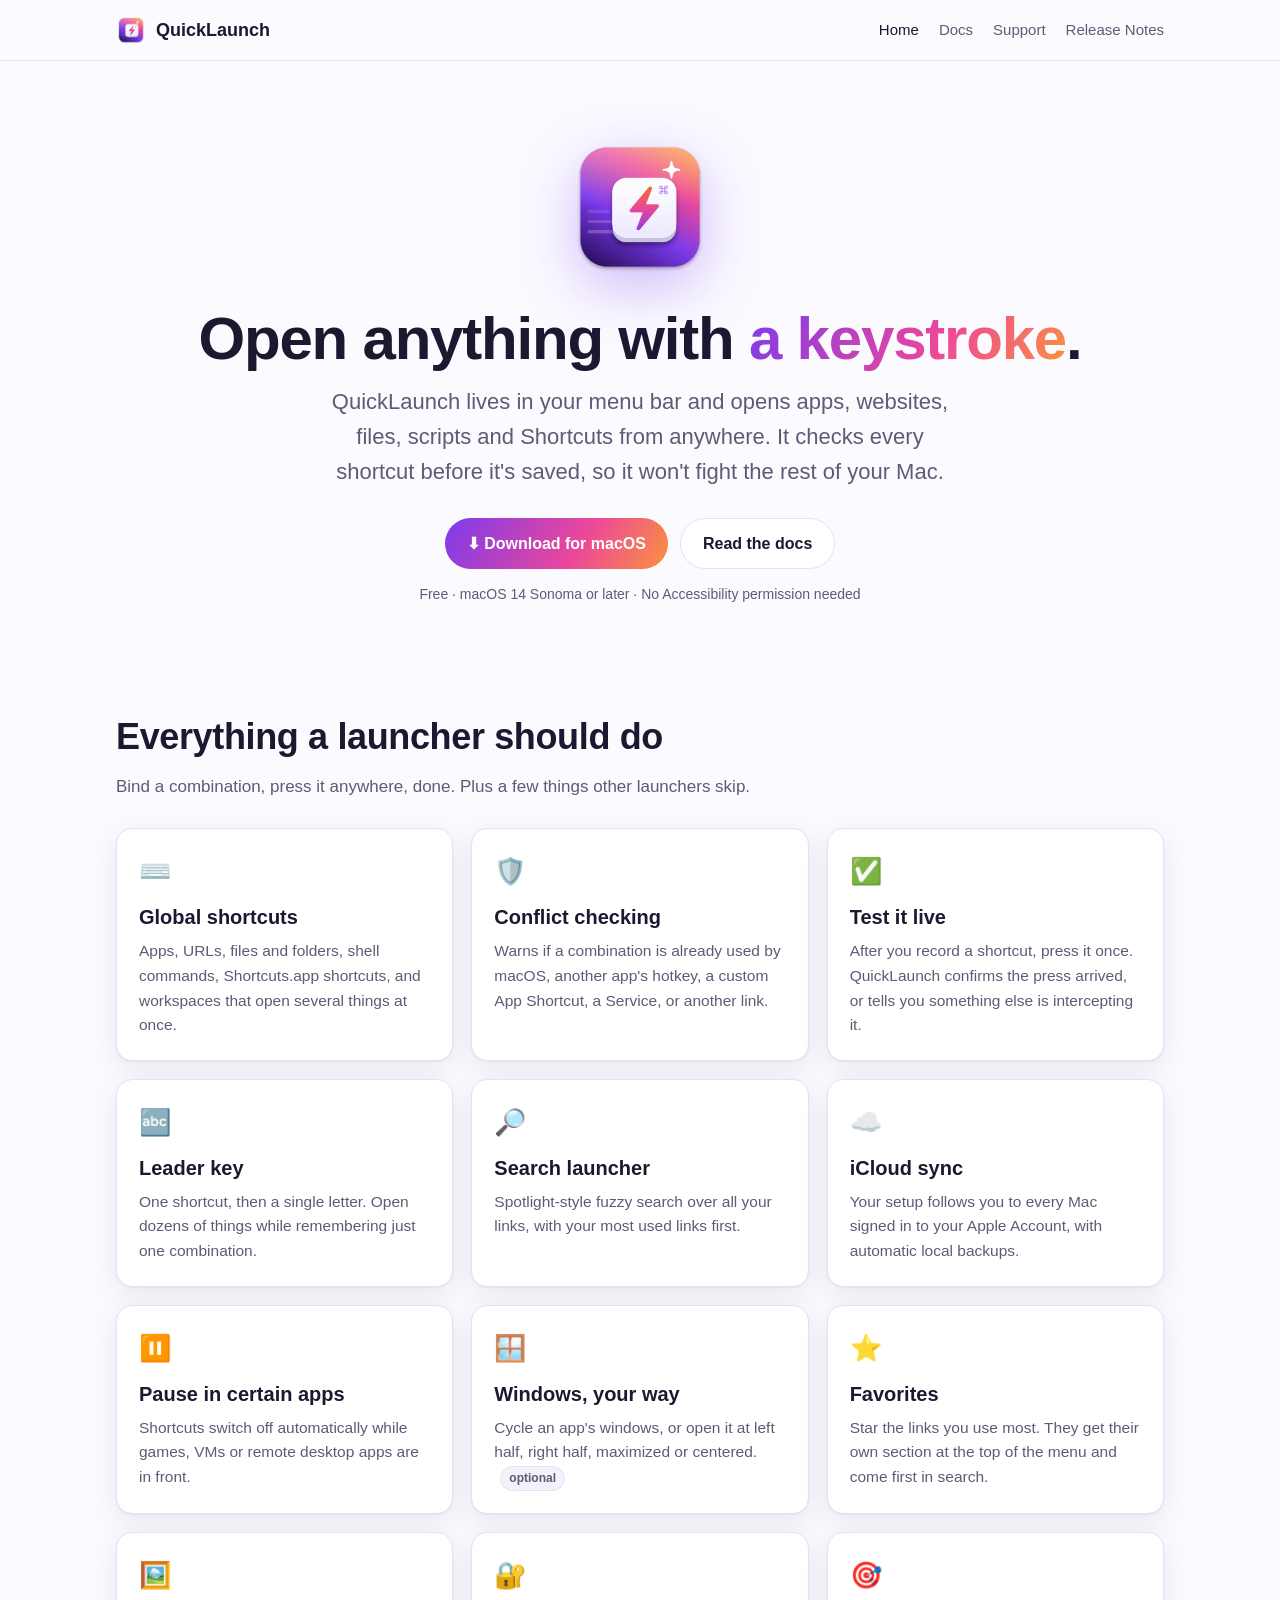
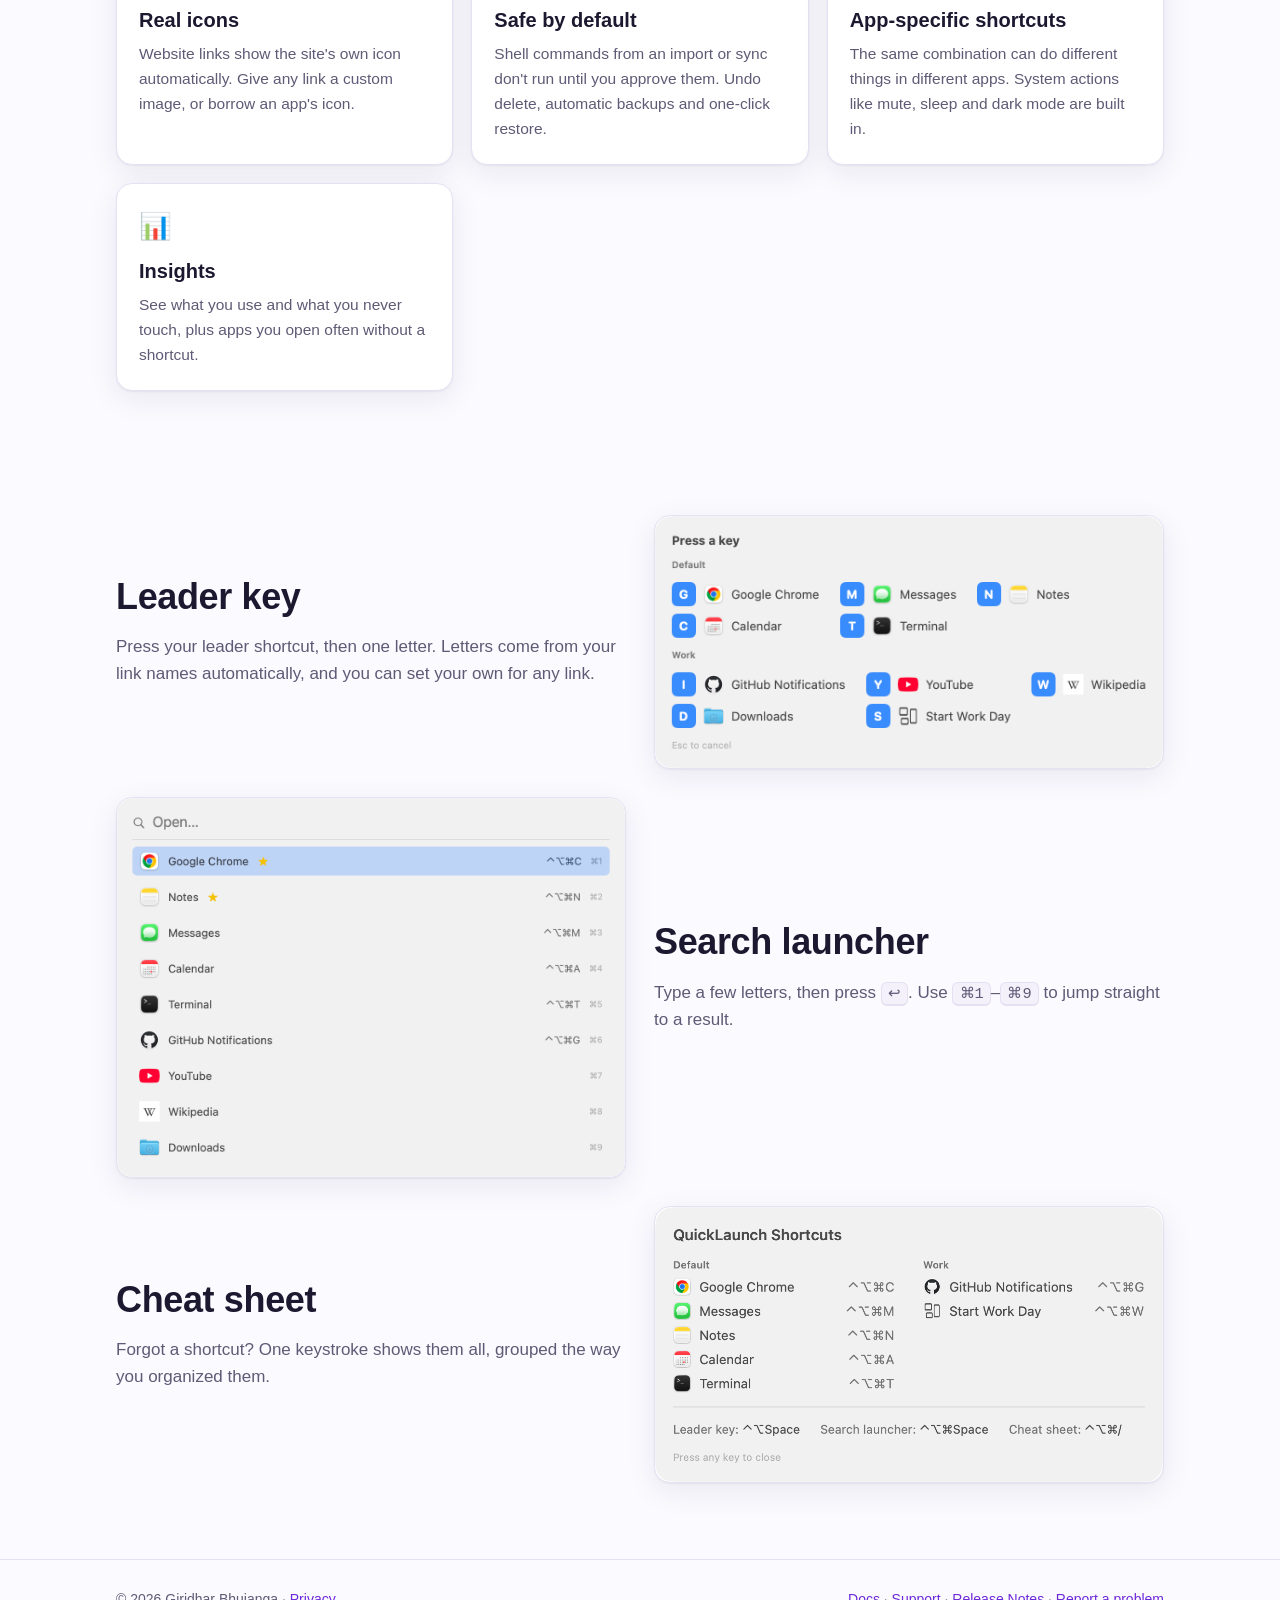
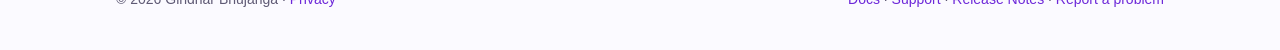
<file: index.html>
<!doctype html>
<html lang="en">
<head>
  <meta charset="utf-8">
  <meta name="viewport" content="width=device-width, initial-scale=1">
  <title>QuickLaunch for macOS</title>
  <meta name="description" content="QuickLaunch opens apps, websites, files, scripts and Shortcuts with a keystroke. Conflict-checked shortcuts, leader key, search launcher and iCloud sync.">
  <link rel="icon" href="images/icon.png">
  <link rel="stylesheet" href="assets/style.css">
</head>
<body>
<header class="site-header">
  <div class="wrap">
    <a class="brand" href="index.html"><img src="images/icon.png" alt="">QuickLaunch</a>
    <nav class="nav">
      <a href="index.html" aria-current="page">Home</a>
      <a href="docs.html">Docs</a>
      <a href="support.html">Support</a>
      <a href="releases.html">Release Notes</a>
    </nav>
  </div>
</header>

<main>
  <div class="wrap hero">
    <img class="icon" src="images/icon-512.png" alt="QuickLaunch app icon">
    <h1>Open anything with <span class="grad-text">a keystroke</span>.</h1>
    <p class="lead">QuickLaunch lives in your menu bar and opens apps, websites, files, scripts and Shortcuts from anywhere. It checks every shortcut before it's saved, so it won't fight the rest of your Mac.</p>
    <div class="actions">
      <a class="btn primary" href="https://github.com/giridharmb/MacOSX_QuickLaunch_Docs/releases/latest">⬇︎ Download for macOS</a>
      <a class="btn" href="docs.html">Read the docs</a>
    </div>
    <p class="meta">Free · macOS 14 Sonoma or later · No Accessibility permission needed</p>
  </div>

  <section>
    <div class="wrap">
      <h2>Everything a launcher should do</h2>
      <p class="section-lead">Bind a combination, press it anywhere, done. Plus a few things other launchers skip.</p>
      <div class="grid">
        <div class="card"><span class="emoji">⌨️</span><h3>Global shortcuts</h3><p>Apps, URLs, files and folders, shell commands, Shortcuts.app shortcuts, and workspaces that open several things at once.</p></div>
        <div class="card"><span class="emoji">🛡️</span><h3>Conflict checking</h3><p>Warns if a combination is already used by macOS, another app's hotkey, a custom App Shortcut, a Service, or another link.</p></div>
        <div class="card"><span class="emoji">✅</span><h3>Test it live</h3><p>After you record a shortcut, press it once. QuickLaunch confirms the press arrived, or tells you something else is intercepting it.</p></div>
        <div class="card"><span class="emoji">🔤</span><h3>Leader key</h3><p>One shortcut, then a single letter. Open dozens of things while remembering just one combination.</p></div>
        <div class="card"><span class="emoji">🔎</span><h3>Search launcher</h3><p>Spotlight-style fuzzy search over all your links, with your most used links first.</p></div>
        <div class="card"><span class="emoji">☁️</span><h3>iCloud sync</h3><p>Your setup follows you to every Mac signed in to your Apple Account, with automatic local backups.</p></div>
        <div class="card"><span class="emoji">⏸️</span><h3>Pause in certain apps</h3><p>Shortcuts switch off automatically while games, VMs or remote desktop apps are in front.</p></div>
        <div class="card"><span class="emoji">🪟</span><h3>Windows, your way</h3><p>Cycle an app's windows, or open it at left half, right half, maximized or centered.<span class="tag">optional</span></p></div>
        <div class="card"><span class="emoji">⭐️</span><h3>Favorites</h3><p>Star the links you use most. They get their own section at the top of the menu and come first in search.</p></div>
        <div class="card"><span class="emoji">🖼️</span><h3>Real icons</h3><p>Website links show the site's own icon automatically. Give any link a custom image, or borrow an app's icon.</p></div>
        <div class="card"><span class="emoji">🔐</span><h3>Safe by default</h3><p>Shell commands from an import or sync don't run until you approve them. Undo delete, automatic backups and one-click restore.</p></div>
        <div class="card"><span class="emoji">🎯</span><h3>App-specific shortcuts</h3><p>The same combination can do different things in different apps. System actions like mute, sleep and dark mode are built in.</p></div>
        <div class="card"><span class="emoji">📊</span><h3>Insights</h3><p>See what you use and what you never touch, plus apps you open often without a shortcut.</p></div>
      </div>
    </div>
  </section>

  <section>
    <div class="wrap">
      <div class="shot">
        <div>
          <h2>Leader key</h2>
          <p class="section-lead">Press your leader shortcut, then one letter. Letters come from your link names automatically, and you can set your own for any link.</p>
        </div>
        <img src="images/leader.png" alt="Leader key overlay showing a letter for each link">
      </div>
      <div class="shot flip">
        <div>
          <h2>Search launcher</h2>
          <p class="section-lead">Type a few letters, then press <kbd>↩</kbd>. Use <kbd>⌘1</kbd>–<kbd>⌘9</kbd> to jump straight to a result.</p>
        </div>
        <img src="images/launcher.png" alt="Search launcher listing links with their shortcuts">
      </div>
      <div class="shot">
        <div>
          <h2>Cheat sheet</h2>
          <p class="section-lead">Forgot a shortcut? One keystroke shows them all, grouped the way you organized them.</p>
        </div>
        <img src="images/cheatsheet.png" alt="Cheat sheet overlay listing every shortcut">
      </div>
    </div>
  </section>
</main>

<footer>
  <div class="wrap">
    <span>© 2026 Giridhar Bhujanga · <a href="privacy.html">Privacy</a></span>
    <span><a href="docs.html">Docs</a> · <a href="support.html">Support</a> · <a href="releases.html">Release Notes</a> · <a href="https://github.com/giridharmb/MacOSX_QuickLaunch_Docs/issues/new/choose">Report a problem</a></span>
  </div>
</footer>
</body>
</html>
</file>
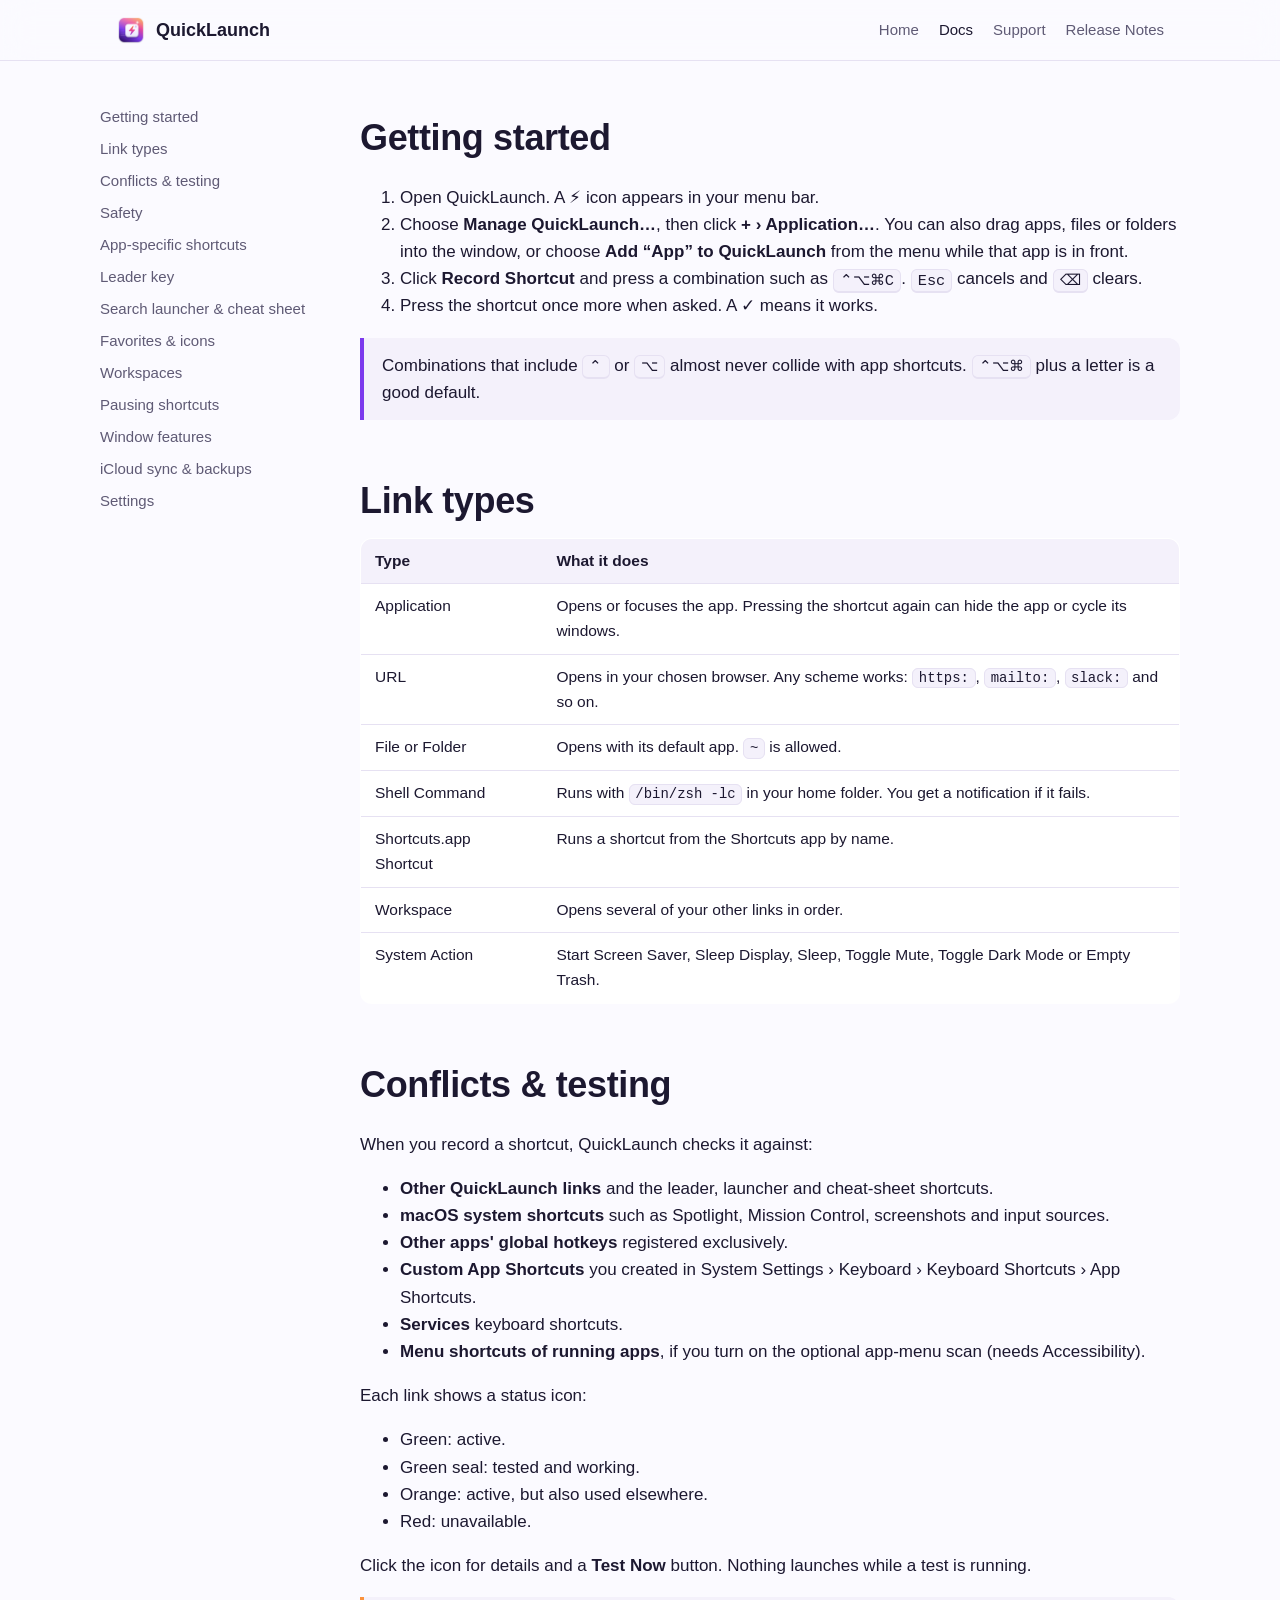
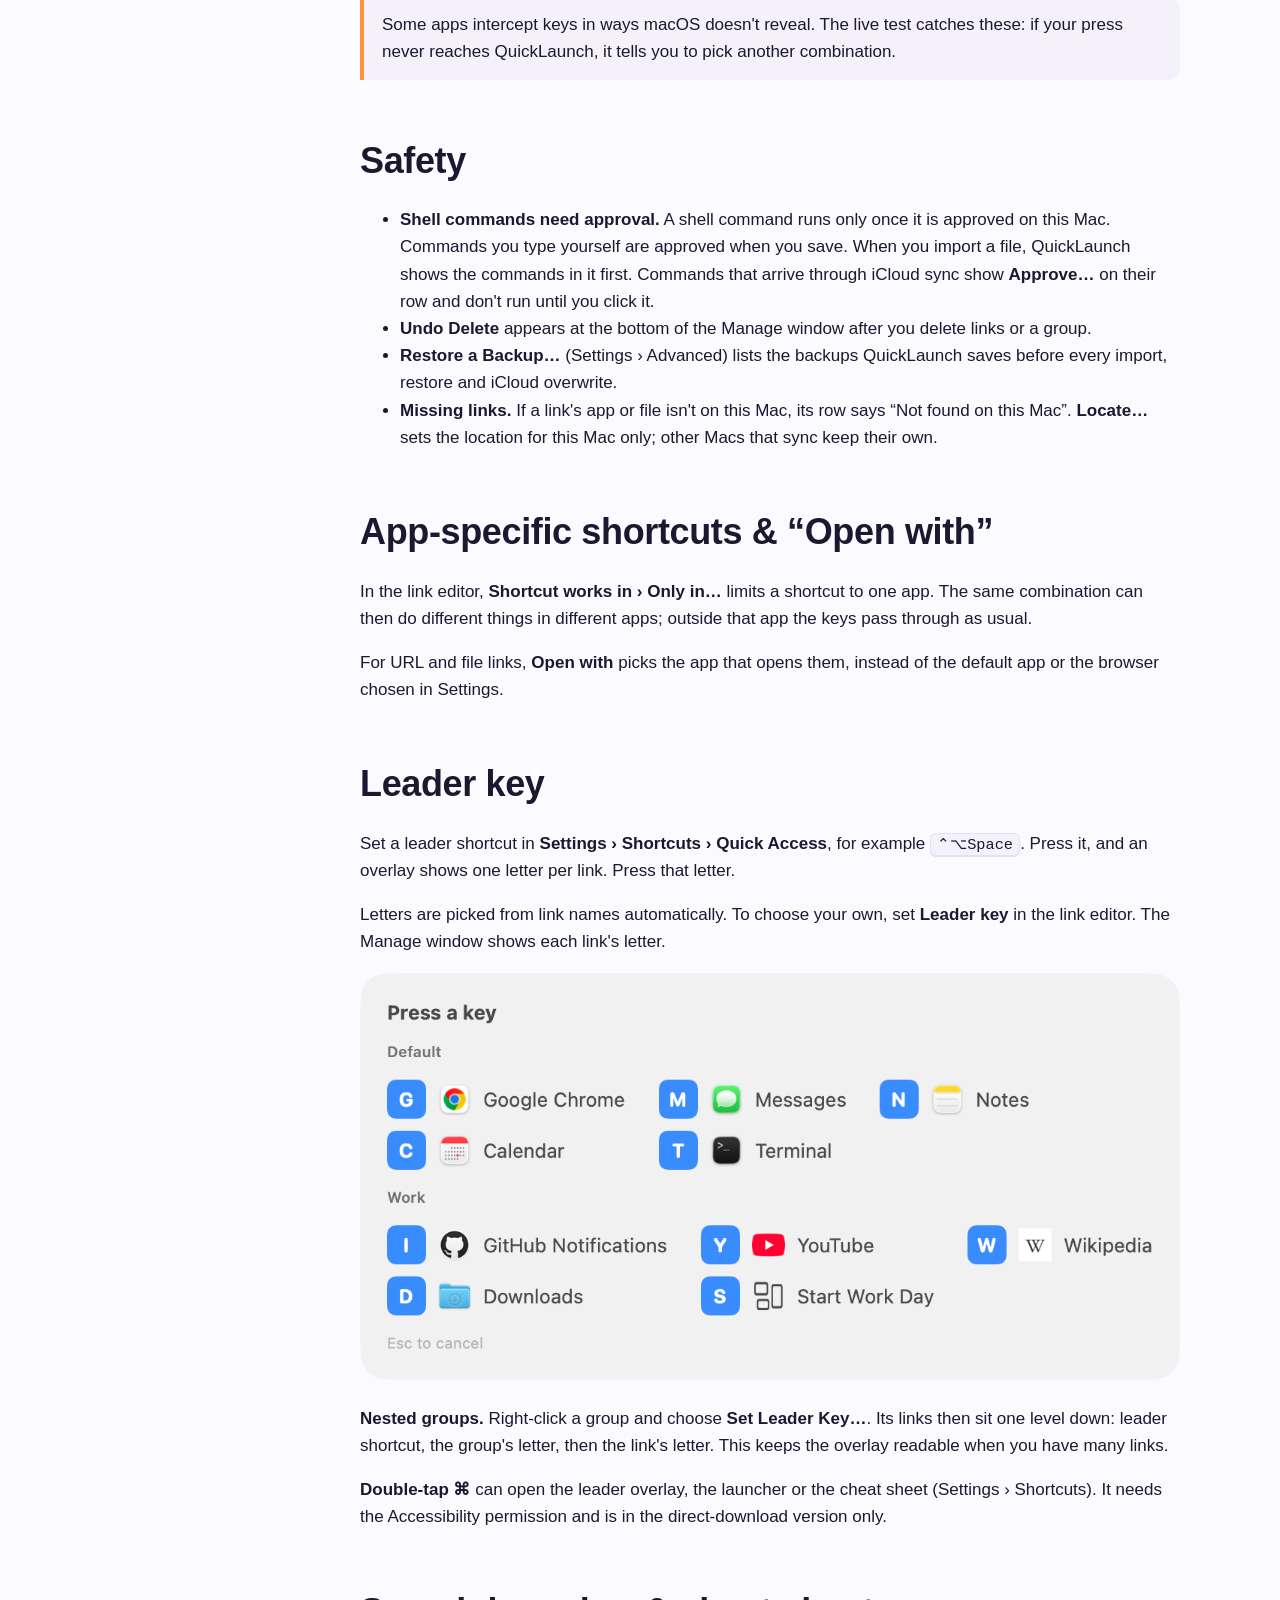
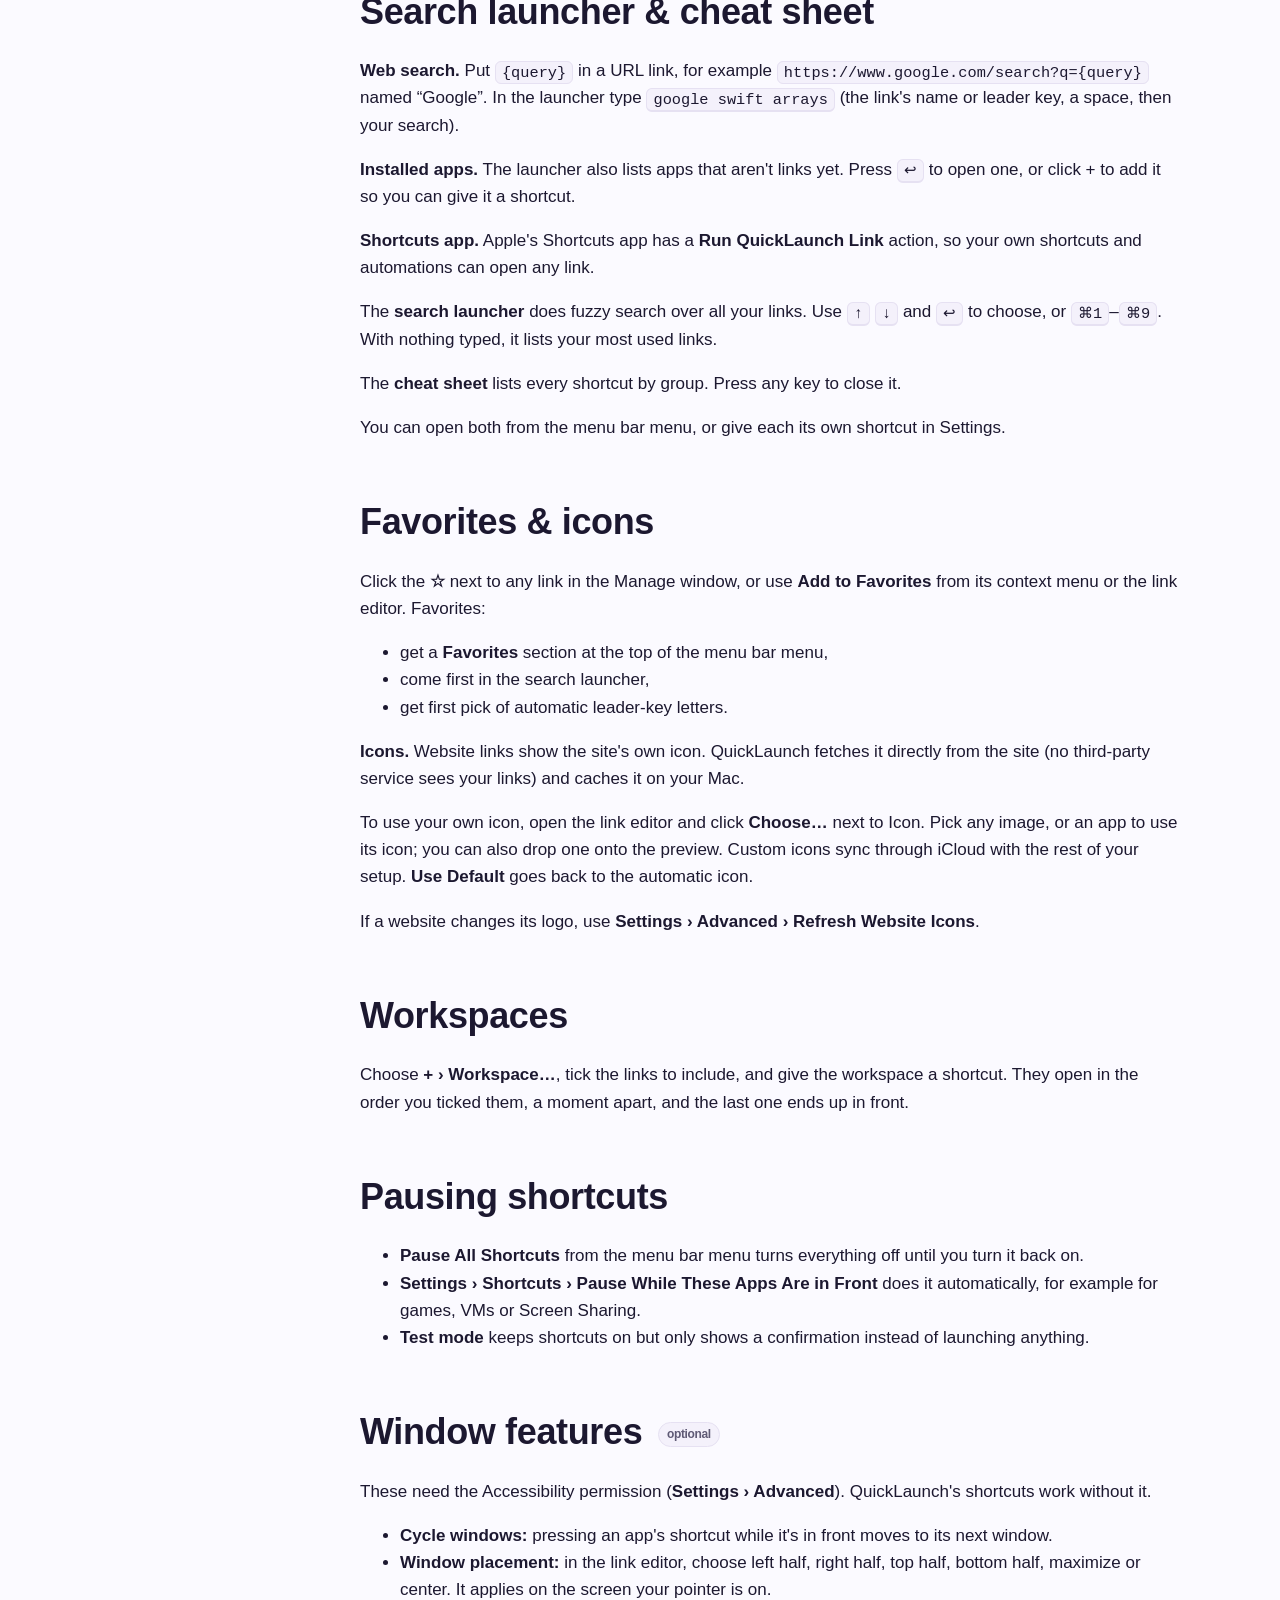
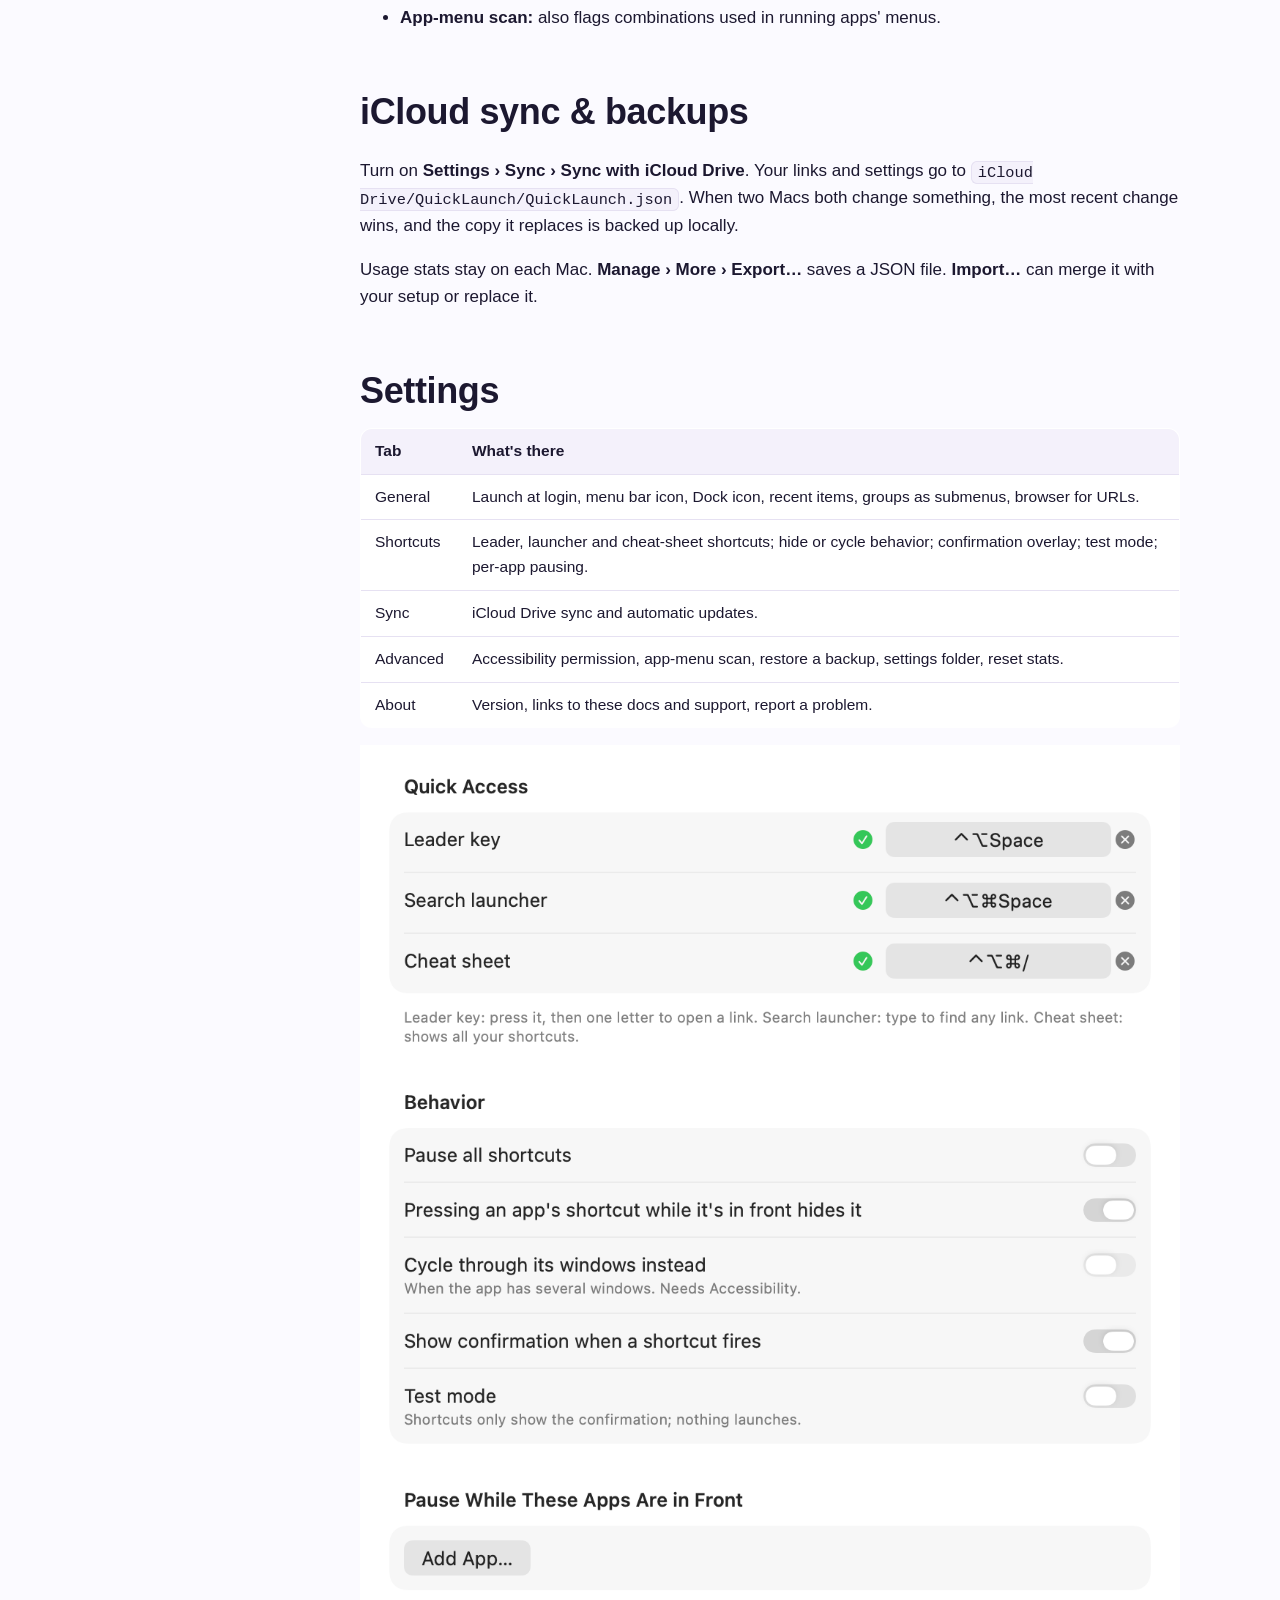
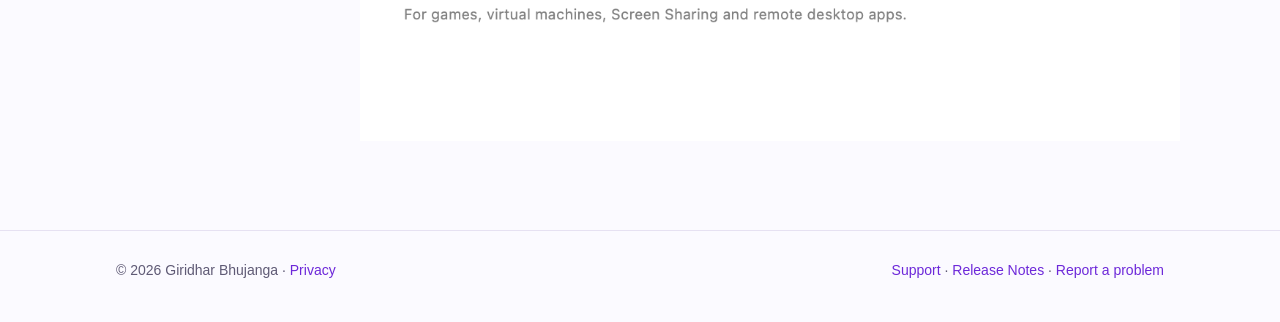
<file: docs.html>
<!doctype html>
<html lang="en">
<head>
  <meta charset="utf-8">
  <meta name="viewport" content="width=device-width, initial-scale=1">
  <title>QuickLaunch Docs</title>
  <meta name="description" content="How to use QuickLaunch: shortcuts, conflict checks, leader key, search launcher, workspaces, iCloud sync and settings.">
  <link rel="icon" href="images/icon.png">
  <link rel="stylesheet" href="assets/style.css">
</head>
<body>
<header class="site-header">
  <div class="wrap">
    <a class="brand" href="index.html"><img src="images/icon.png" alt="">QuickLaunch</a>
    <nav class="nav">
      <a href="index.html">Home</a>
      <a href="docs.html" aria-current="page">Docs</a>
      <a href="support.html">Support</a>
      <a href="releases.html">Release Notes</a>
    </nav>
  </div>
</header>

<main class="wrap docs">
  <nav class="toc" aria-label="On this page">
    <a href="#start">Getting started</a>
    <a href="#types">Link types</a>
    <a href="#conflicts">Conflicts &amp; testing</a>
    <a href="#safety">Safety</a>
    <a href="#perapp">App-specific shortcuts</a>
    <a href="#leader">Leader key</a>
    <a href="#launcher">Search launcher &amp; cheat sheet</a>
    <a href="#favorites">Favorites &amp; icons</a>
    <a href="#workspaces">Workspaces</a>
    <a href="#pause">Pausing shortcuts</a>
    <a href="#windows">Window features</a>
    <a href="#sync">iCloud sync &amp; backups</a>
    <a href="#settings">Settings</a>
  </nav>

  <article class="content">
    <h2 id="start">Getting started</h2>
    <ol>
      <li>Open QuickLaunch. A ⚡︎ icon appears in your menu bar.</li>
      <li>Choose <strong>Manage QuickLaunch…</strong>, then click <strong>+ › Application…</strong>. You can also drag apps, files or folders into the window, or choose <strong>Add “App” to QuickLaunch</strong> from the menu while that app is in front.</li>
      <li>Click <strong>Record Shortcut</strong> and press a combination such as <kbd>⌃⌥⌘C</kbd>. <kbd>Esc</kbd> cancels and <kbd>⌫</kbd> clears.</li>
      <li>Press the shortcut once more when asked. A ✓ means it works.</li>
    </ol>
    <div class="callout">Combinations that include <kbd>⌃</kbd> or <kbd>⌥</kbd> almost never collide with app shortcuts. <kbd>⌃⌥⌘</kbd> plus a letter is a good default.</div>

    <h2 id="types">Link types</h2>
    <div class="table-scroll"><table>
      <tr><th>Type</th><th>What it does</th></tr>
      <tr><td>Application</td><td>Opens or focuses the app. Pressing the shortcut again can hide the app or cycle its windows.</td></tr>
      <tr><td>URL</td><td>Opens in your chosen browser. Any scheme works: <code>https:</code>, <code>mailto:</code>, <code>slack:</code> and so on.</td></tr>
      <tr><td>File or Folder</td><td>Opens with its default app. <code>~</code> is allowed.</td></tr>
      <tr><td>Shell Command</td><td>Runs with <code>/bin/zsh -lc</code> in your home folder. You get a notification if it fails.</td></tr>
      <tr><td>Shortcuts.app Shortcut</td><td>Runs a shortcut from the Shortcuts app by name.</td></tr>
      <tr><td>Workspace</td><td>Opens several of your other links in order.</td></tr>
      <tr><td>System Action</td><td>Start Screen Saver, Sleep Display, Sleep, Toggle Mute, Toggle Dark Mode or Empty Trash.</td></tr>
    </table></div>

    <h2 id="conflicts">Conflicts &amp; testing</h2>
    <p>When you record a shortcut, QuickLaunch checks it against:</p>
    <ul>
      <li><strong>Other QuickLaunch links</strong> and the leader, launcher and cheat-sheet shortcuts.</li>
      <li><strong>macOS system shortcuts</strong> such as Spotlight, Mission Control, screenshots and input sources.</li>
      <li><strong>Other apps' global hotkeys</strong> registered exclusively.</li>
      <li><strong>Custom App Shortcuts</strong> you created in System Settings › Keyboard › Keyboard Shortcuts › App Shortcuts.</li>
      <li><strong>Services</strong> keyboard shortcuts.</li>
      <li><strong>Menu shortcuts of running apps</strong>, if you turn on the optional app-menu scan (needs Accessibility).</li>
    </ul>
    <p>Each link shows a status icon:</p>
    <ul>
      <li>Green: active.</li>
      <li>Green seal: tested and working.</li>
      <li>Orange: active, but also used elsewhere.</li>
      <li>Red: unavailable.</li>
    </ul>
    <p>Click the icon for details and a <strong>Test Now</strong> button. Nothing launches while a test is running.</p>
    <div class="callout warn">Some apps intercept keys in ways macOS doesn't reveal. The live test catches these: if your press never reaches QuickLaunch, it tells you to pick another combination.</div>

    <h2 id="safety">Safety</h2>
    <ul>
      <li><strong>Shell commands need approval.</strong> A shell command runs only once it is approved on this Mac. Commands you type yourself are approved when you save. When you import a file, QuickLaunch shows the commands in it first. Commands that arrive through iCloud sync show <strong>Approve…</strong> on their row and don't run until you click it.</li>
      <li><strong>Undo Delete</strong> appears at the bottom of the Manage window after you delete links or a group.</li>
      <li><strong>Restore a Backup…</strong> (Settings › Advanced) lists the backups QuickLaunch saves before every import, restore and iCloud overwrite.</li>
      <li><strong>Missing links.</strong> If a link's app or file isn't on this Mac, its row says “Not found on this Mac”. <strong>Locate…</strong> sets the location for this Mac only; other Macs that sync keep their own.</li>
    </ul>

    <h2 id="perapp">App-specific shortcuts &amp; “Open with”</h2>
    <p>In the link editor, <strong>Shortcut works in › Only in…</strong> limits a shortcut to one app. The same combination can then do different things in different apps; outside that app the keys pass through as usual.</p>
    <p>For URL and file links, <strong>Open with</strong> picks the app that opens them, instead of the default app or the browser chosen in Settings.</p>

    <h2 id="leader">Leader key</h2>
    <p>Set a leader shortcut in <strong>Settings › Shortcuts › Quick Access</strong>, for example <kbd>⌃⌥Space</kbd>. Press it, and an overlay shows one letter per link. Press that letter.</p>
    <p>Letters are picked from link names automatically. To choose your own, set <strong>Leader key</strong> in the link editor. The Manage window shows each link's letter.</p>
    <img src="images/leader.png" alt="Leader key overlay">

    <p><strong>Nested groups.</strong> Right-click a group and choose <strong>Set Leader Key…</strong>. Its links then sit one level down: leader shortcut, the group's letter, then the link's letter. This keeps the overlay readable when you have many links.</p>
    <p><strong>Double-tap ⌘</strong> can open the leader overlay, the launcher or the cheat sheet (Settings › Shortcuts). It needs the Accessibility permission and is in the direct-download version only.</p>

    <h2 id="launcher">Search launcher &amp; cheat sheet</h2>
    <p><strong>Web search.</strong> Put <code>{query}</code> in a URL link, for example <code>https://www.google.com/search?q={query}</code> named “Google”. In the launcher type <kbd>google swift arrays</kbd> (the link's name or leader key, a space, then your search).</p>
    <p><strong>Installed apps.</strong> The launcher also lists apps that aren't links yet. Press <kbd>↩</kbd> to open one, or click + to add it so you can give it a shortcut.</p>
    <p><strong>Shortcuts app.</strong> Apple's Shortcuts app has a <strong>Run QuickLaunch Link</strong> action, so your own shortcuts and automations can open any link.</p>
    <p>The <strong>search launcher</strong> does fuzzy search over all your links. Use <kbd>↑</kbd> <kbd>↓</kbd> and <kbd>↩</kbd> to choose, or <kbd>⌘1</kbd>–<kbd>⌘9</kbd>. With nothing typed, it lists your most used links.</p>
    <p>The <strong>cheat sheet</strong> lists every shortcut by group. Press any key to close it.</p>
    <p>You can open both from the menu bar menu, or give each its own shortcut in Settings.</p>

    <h2 id="favorites">Favorites &amp; icons</h2>
    <p>Click the <strong>☆</strong> next to any link in the Manage window, or use <strong>Add to Favorites</strong> from its context menu or the link editor. Favorites:</p>
    <ul>
      <li>get a <strong>Favorites</strong> section at the top of the menu bar menu,</li>
      <li>come first in the search launcher,</li>
      <li>get first pick of automatic leader-key letters.</li>
    </ul>
    <p><strong>Icons.</strong> Website links show the site's own icon. QuickLaunch fetches it directly from the site (no third-party service sees your links) and caches it on your Mac.</p>
    <p>To use your own icon, open the link editor and click <strong>Choose…</strong> next to Icon. Pick any image, or an app to use its icon; you can also drop one onto the preview. Custom icons sync through iCloud with the rest of your setup. <strong>Use Default</strong> goes back to the automatic icon.</p>
    <p>If a website changes its logo, use <strong>Settings › Advanced › Refresh Website Icons</strong>.</p>

    <h2 id="workspaces">Workspaces</h2>
    <p>Choose <strong>+ › Workspace…</strong>, tick the links to include, and give the workspace a shortcut. They open in the order you ticked them, a moment apart, and the last one ends up in front.</p>

    <h2 id="pause">Pausing shortcuts</h2>
    <ul>
      <li><strong>Pause All Shortcuts</strong> from the menu bar menu turns everything off until you turn it back on.</li>
      <li><strong>Settings › Shortcuts › Pause While These Apps Are in Front</strong> does it automatically, for example for games, VMs or Screen Sharing.</li>
      <li><strong>Test mode</strong> keeps shortcuts on but only shows a confirmation instead of launching anything.</li>
    </ul>

    <h2 id="windows">Window features <span class="tag">optional</span></h2>
    <p>These need the Accessibility permission (<strong>Settings › Advanced</strong>). QuickLaunch's shortcuts work without it.</p>
    <ul>
      <li><strong>Cycle windows:</strong> pressing an app's shortcut while it's in front moves to its next window.</li>
      <li><strong>Window placement:</strong> in the link editor, choose left half, right half, top half, bottom half, maximize or center. It applies on the screen your pointer is on.</li>
      <li><strong>App-menu scan:</strong> also flags combinations used in running apps' menus.</li>
    </ul>

    <h2 id="sync">iCloud sync &amp; backups</h2>
    <p>Turn on <strong>Settings › Sync › Sync with iCloud Drive</strong>. Your links and settings go to <code>iCloud Drive/QuickLaunch/QuickLaunch.json</code>. When two Macs both change something, the most recent change wins, and the copy it replaces is backed up locally.</p>
    <p>Usage stats stay on each Mac. <strong>Manage › More › Export…</strong> saves a JSON file. <strong>Import…</strong> can merge it with your setup or replace it.</p>

    <h2 id="settings">Settings</h2>
    <div class="table-scroll"><table>
      <tr><th>Tab</th><th>What's there</th></tr>
      <tr><td>General</td><td>Launch at login, menu bar icon, Dock icon, recent items, groups as submenus, browser for URLs.</td></tr>
      <tr><td>Shortcuts</td><td>Leader, launcher and cheat-sheet shortcuts; hide or cycle behavior; confirmation overlay; test mode; per-app pausing.</td></tr>
      <tr><td>Sync</td><td>iCloud Drive sync and automatic updates.</td></tr>
      <tr><td>Advanced</td><td>Accessibility permission, app-menu scan, restore a backup, settings folder, reset stats.</td></tr>
      <tr><td>About</td><td>Version, links to these docs and support, report a problem.</td></tr>
    </table></div>
    <p><img src="images/prefs-shortcuts.png" alt="Shortcuts settings"></p>
  </article>
</main>

<footer>
  <div class="wrap">
    <span>© 2026 Giridhar Bhujanga · <a href="privacy.html">Privacy</a></span>
    <span><a href="support.html">Support</a> · <a href="releases.html">Release Notes</a> · <a href="https://github.com/giridharmb/MacOSX_QuickLaunch_Docs/issues/new/choose">Report a problem</a></span>
  </div>
</footer>
</body>
</html>
</file>
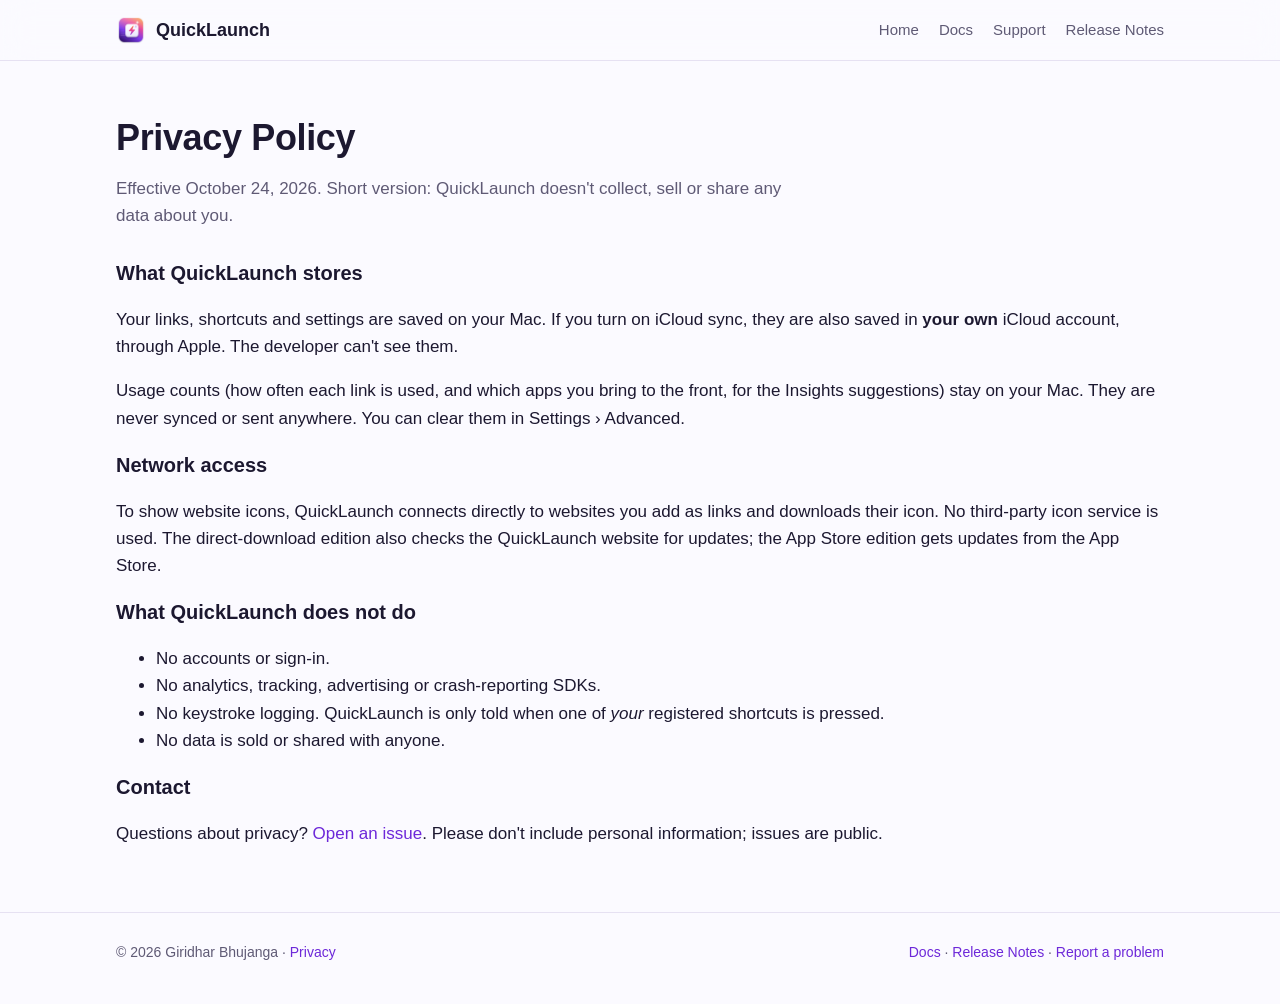
<file: privacy.html>
<!doctype html>
<html lang="en">
<head>
  <meta charset="utf-8">
  <meta name="viewport" content="width=device-width, initial-scale=1">
  <title>QuickLaunch Privacy</title>
  <meta name="description" content="QuickLaunch privacy policy: no accounts, no analytics, no data collection.">
  <link rel="icon" href="images/icon.png">
  <link rel="stylesheet" href="assets/style.css">
</head>
<body>
<header class="site-header">
  <div class="wrap">
    <a class="brand" href="index.html"><img src="images/icon.png" alt="">QuickLaunch</a>
    <nav class="nav">
      <a href="index.html">Home</a>
      <a href="docs.html">Docs</a>
      <a href="support.html">Support</a>
      <a href="releases.html">Release Notes</a>
    </nav>
  </div>
</header>

<main class="wrap">
  <section>
    <h2>Privacy Policy</h2>
    <p class="section-lead">Effective October 24, 2026. Short version: QuickLaunch doesn't collect, sell or share any data about you.</p>

    <h3>What QuickLaunch stores</h3>
    <p>Your links, shortcuts and settings are saved on your Mac. If you turn on iCloud sync, they are also saved in <strong>your own</strong> iCloud account, through Apple. The developer can't see them.</p>
    <p>Usage counts (how often each link is used, and which apps you bring to the front, for the Insights suggestions) stay on your Mac. They are never synced or sent anywhere. You can clear them in Settings › Advanced.</p>

    <h3>Network access</h3>
    <p>To show website icons, QuickLaunch connects directly to websites you add as links and downloads their icon. No third-party icon service is used. The direct-download edition also checks the QuickLaunch website for updates; the App Store edition gets updates from the App Store.</p>

    <h3>What QuickLaunch does not do</h3>
    <ul>
      <li>No accounts or sign-in.</li>
      <li>No analytics, tracking, advertising or crash-reporting SDKs.</li>
      <li>No keystroke logging. QuickLaunch is only told when one of <em>your</em> registered shortcuts is pressed.</li>
      <li>No data is sold or shared with anyone.</li>
    </ul>

    <h3>Contact</h3>
    <p>Questions about privacy? <a href="https://github.com/giridharmb/MacOSX_QuickLaunch_Docs/issues/new/choose">Open an issue</a>. Please don't include personal information; issues are public.</p>
  </section>
</main>

<footer>
  <div class="wrap">
    <span>© 2026 Giridhar Bhujanga · <a href="privacy.html">Privacy</a></span>
    <span><a href="docs.html">Docs</a> · <a href="releases.html">Release Notes</a> · <a href="https://github.com/giridharmb/MacOSX_QuickLaunch_Docs/issues/new/choose">Report a problem</a></span>
  </div>
</footer>
</body>
</html>
</file>
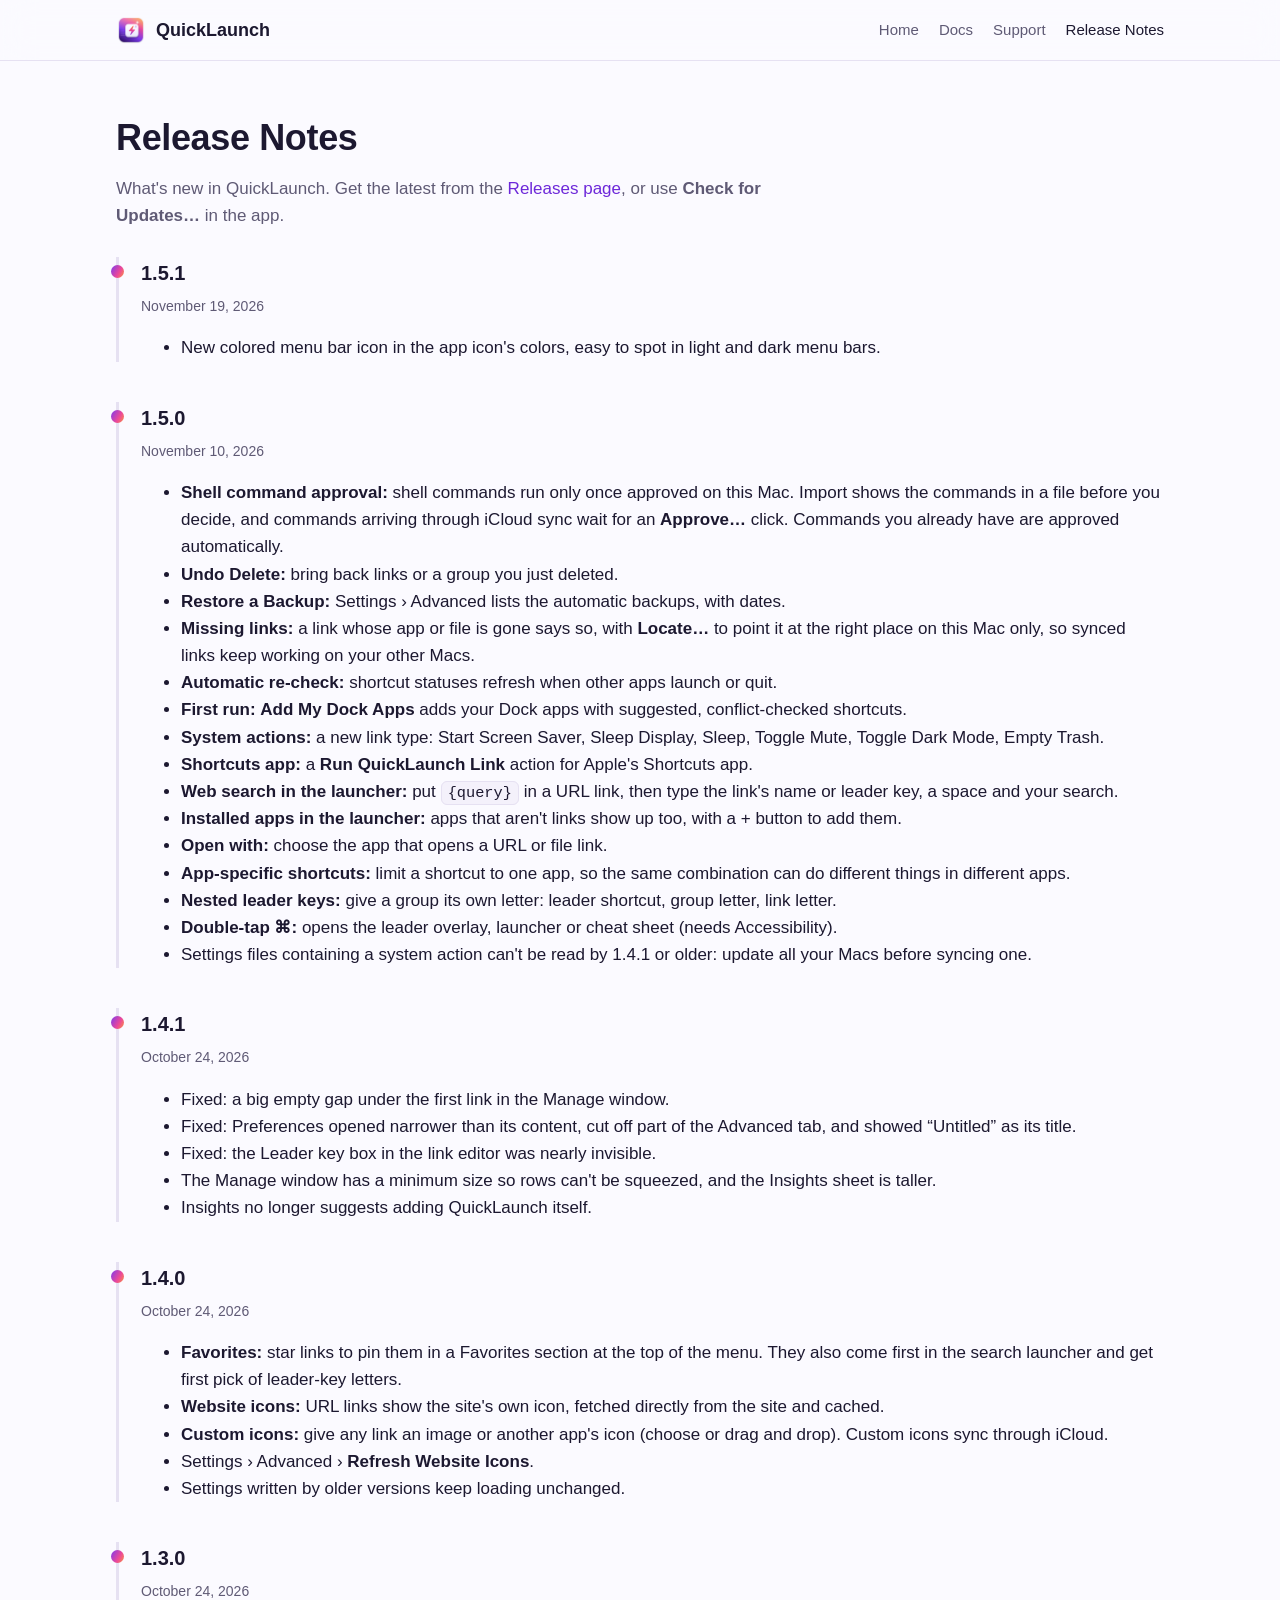
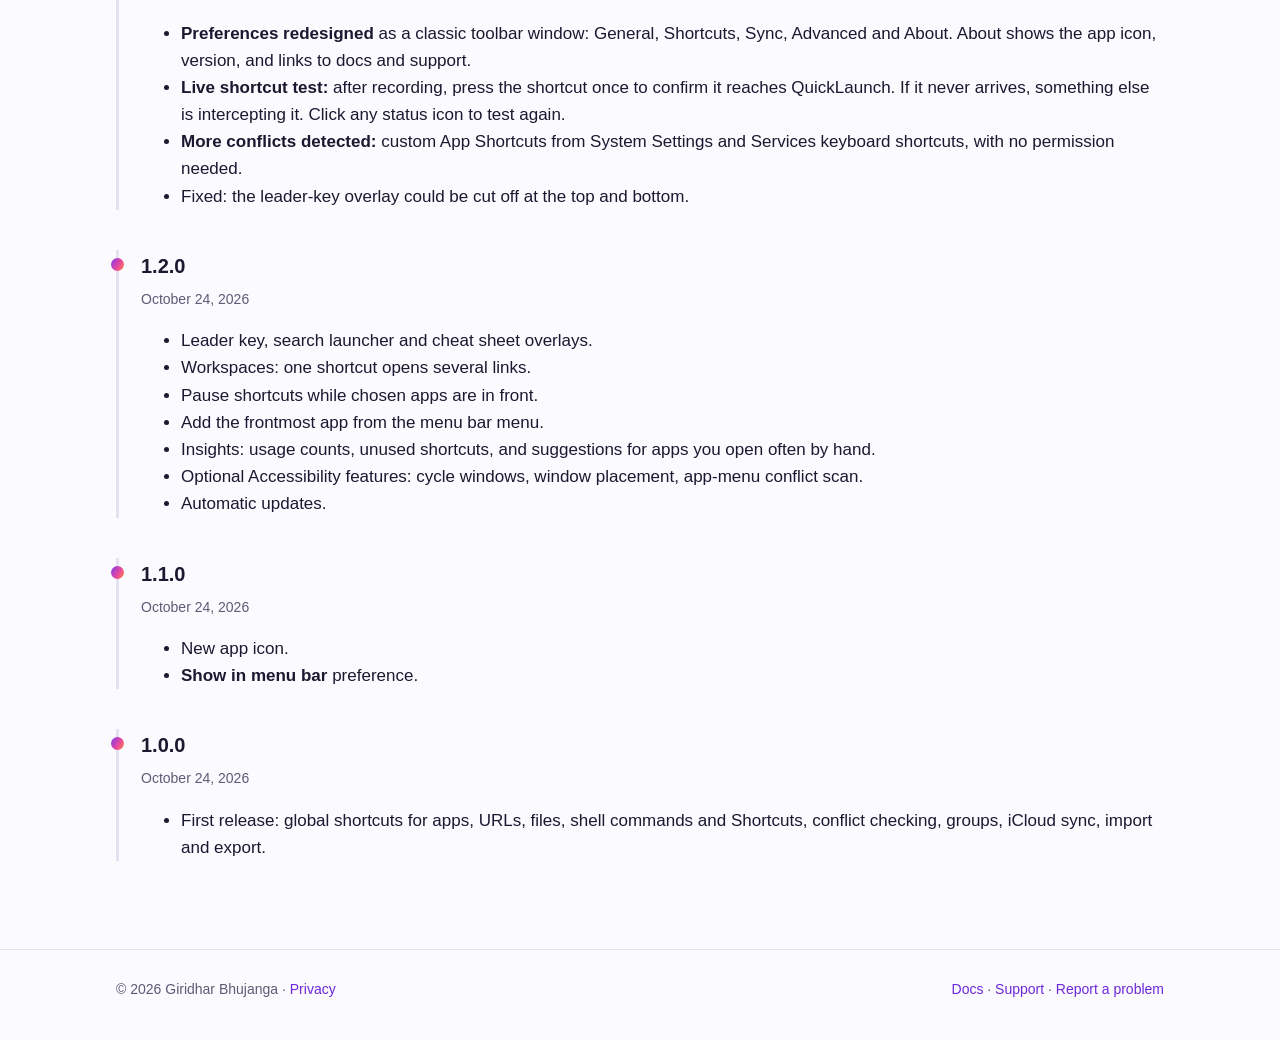
<file: releases.html>
<!doctype html>
<html lang="en">
<head>
  <meta charset="utf-8">
  <meta name="viewport" content="width=device-width, initial-scale=1">
  <title>QuickLaunch Release Notes</title>
  <meta name="description" content="What's new in each version of QuickLaunch for macOS.">
  <link rel="icon" href="images/icon.png">
  <link rel="stylesheet" href="assets/style.css">
</head>
<body>
<header class="site-header">
  <div class="wrap">
    <a class="brand" href="index.html"><img src="images/icon.png" alt="">QuickLaunch</a>
    <nav class="nav">
      <a href="index.html">Home</a>
      <a href="docs.html">Docs</a>
      <a href="support.html">Support</a>
      <a href="releases.html" aria-current="page">Release Notes</a>
    </nav>
  </div>
</header>

<main class="wrap">
  <section>
    <h2>Release Notes</h2>
    <p class="section-lead">What's new in QuickLaunch. Get the latest from the <a href="https://github.com/giridharmb/MacOSX_QuickLaunch_Docs/releases/latest">Releases page</a>, or use <strong>Check for Updates…</strong> in the app.</p>

    <div class="release">
      <h3>1.5.1</h3>
      <div class="date">November 19, 2026</div>
      <ul>
        <li>New colored menu bar icon in the app icon's colors, easy to spot in light and dark menu bars.</li>
      </ul>
    </div>

    <div class="release">
      <h3>1.5.0</h3>
      <div class="date">November 10, 2026</div>
      <ul>
        <li><strong>Shell command approval:</strong> shell commands run only once approved on this Mac. Import shows the commands in a file before you decide, and commands arriving through iCloud sync wait for an <strong>Approve…</strong> click. Commands you already have are approved automatically.</li>
        <li><strong>Undo Delete:</strong> bring back links or a group you just deleted.</li>
        <li><strong>Restore a Backup:</strong> Settings › Advanced lists the automatic backups, with dates.</li>
        <li><strong>Missing links:</strong> a link whose app or file is gone says so, with <strong>Locate…</strong> to point it at the right place on this Mac only, so synced links keep working on your other Macs.</li>
        <li><strong>Automatic re-check:</strong> shortcut statuses refresh when other apps launch or quit.</li>
        <li><strong>First run:</strong> <strong>Add My Dock Apps</strong> adds your Dock apps with suggested, conflict-checked shortcuts.</li>
        <li><strong>System actions:</strong> a new link type: Start Screen Saver, Sleep Display, Sleep, Toggle Mute, Toggle Dark Mode, Empty Trash.</li>
        <li><strong>Shortcuts app:</strong> a <strong>Run QuickLaunch Link</strong> action for Apple's Shortcuts app.</li>
        <li><strong>Web search in the launcher:</strong> put <code>{query}</code> in a URL link, then type the link's name or leader key, a space and your search.</li>
        <li><strong>Installed apps in the launcher:</strong> apps that aren't links show up too, with a + button to add them.</li>
        <li><strong>Open with:</strong> choose the app that opens a URL or file link.</li>
        <li><strong>App-specific shortcuts:</strong> limit a shortcut to one app, so the same combination can do different things in different apps.</li>
        <li><strong>Nested leader keys:</strong> give a group its own letter: leader shortcut, group letter, link letter.</li>
        <li><strong>Double-tap ⌘:</strong> opens the leader overlay, launcher or cheat sheet (needs Accessibility).</li>
        <li>Settings files containing a system action can't be read by 1.4.1 or older: update all your Macs before syncing one.</li>
      </ul>
    </div>

    <div class="release">
      <h3>1.4.1</h3>
      <div class="date">October 24, 2026</div>
      <ul>
        <li>Fixed: a big empty gap under the first link in the Manage window.</li>
        <li>Fixed: Preferences opened narrower than its content, cut off part of the Advanced tab, and showed “Untitled” as its title.</li>
        <li>Fixed: the Leader key box in the link editor was nearly invisible.</li>
        <li>The Manage window has a minimum size so rows can't be squeezed, and the Insights sheet is taller.</li>
        <li>Insights no longer suggests adding QuickLaunch itself.</li>
      </ul>
    </div>

    <div class="release">
      <h3>1.4.0</h3>
      <div class="date">October 24, 2026</div>
      <ul>
        <li><strong>Favorites:</strong> star links to pin them in a Favorites section at the top of the menu. They also come first in the search launcher and get first pick of leader-key letters.</li>
        <li><strong>Website icons:</strong> URL links show the site's own icon, fetched directly from the site and cached.</li>
        <li><strong>Custom icons:</strong> give any link an image or another app's icon (choose or drag and drop). Custom icons sync through iCloud.</li>
        <li>Settings › Advanced › <strong>Refresh Website Icons</strong>.</li>
        <li>Settings written by older versions keep loading unchanged.</li>
      </ul>
    </div>

    <div class="release">
      <h3>1.3.0</h3>
      <div class="date">October 24, 2026</div>
      <ul>
        <li><strong>Preferences redesigned</strong> as a classic toolbar window: General, Shortcuts, Sync, Advanced and About. About shows the app icon, version, and links to docs and support.</li>
        <li><strong>Live shortcut test:</strong> after recording, press the shortcut once to confirm it reaches QuickLaunch. If it never arrives, something else is intercepting it. Click any status icon to test again.</li>
        <li><strong>More conflicts detected:</strong> custom App Shortcuts from System Settings and Services keyboard shortcuts, with no permission needed.</li>
        <li>Fixed: the leader-key overlay could be cut off at the top and bottom.</li>
      </ul>
    </div>

    <div class="release">
      <h3>1.2.0</h3>
      <div class="date">October 24, 2026</div>
      <ul>
        <li>Leader key, search launcher and cheat sheet overlays.</li>
        <li>Workspaces: one shortcut opens several links.</li>
        <li>Pause shortcuts while chosen apps are in front.</li>
        <li>Add the frontmost app from the menu bar menu.</li>
        <li>Insights: usage counts, unused shortcuts, and suggestions for apps you open often by hand.</li>
        <li>Optional Accessibility features: cycle windows, window placement, app-menu conflict scan.</li>
        <li>Automatic updates.</li>
      </ul>
    </div>

    <div class="release">
      <h3>1.1.0</h3>
      <div class="date">October 24, 2026</div>
      <ul>
        <li>New app icon.</li>
        <li><strong>Show in menu bar</strong> preference.</li>
      </ul>
    </div>

    <div class="release">
      <h3>1.0.0</h3>
      <div class="date">October 24, 2026</div>
      <ul>
        <li>First release: global shortcuts for apps, URLs, files, shell commands and Shortcuts, conflict checking, groups, iCloud sync, import and export.</li>
      </ul>
    </div>
  </section>
</main>

<footer>
  <div class="wrap">
    <span>© 2026 Giridhar Bhujanga · <a href="privacy.html">Privacy</a></span>
    <span><a href="docs.html">Docs</a> · <a href="support.html">Support</a> · <a href="https://github.com/giridharmb/MacOSX_QuickLaunch_Docs/issues/new/choose">Report a problem</a></span>
  </div>
</footer>
</body>
</html>
</file>
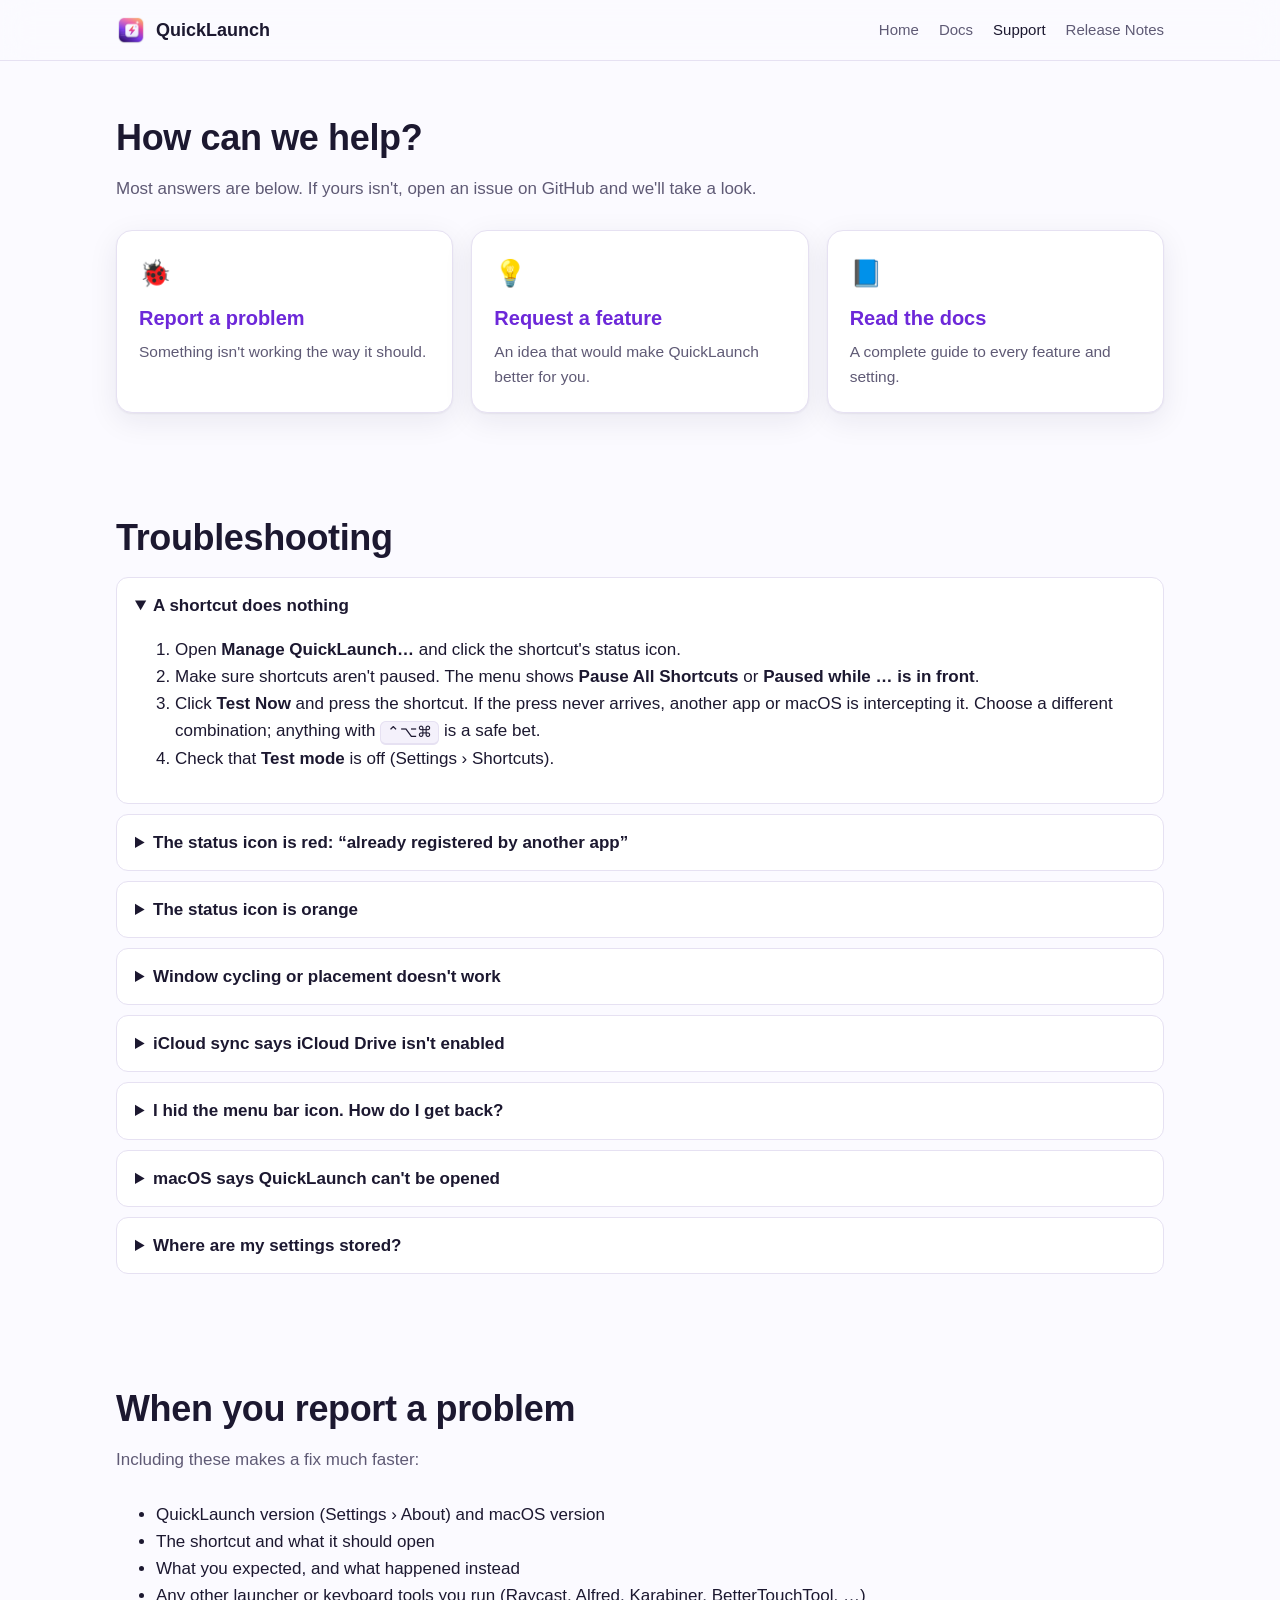
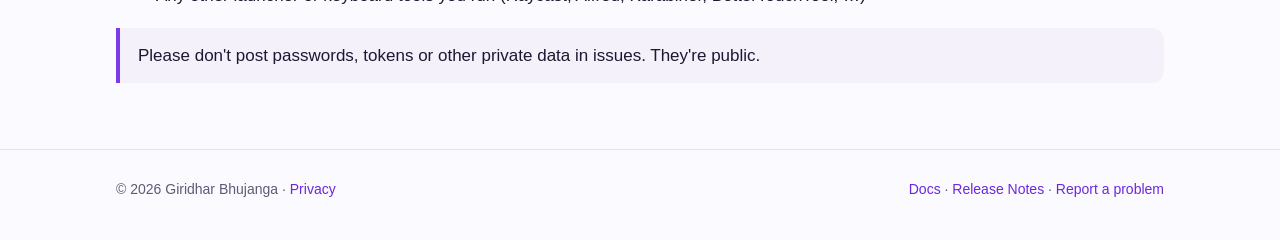
<file: support.html>
<!doctype html>
<html lang="en">
<head>
  <meta charset="utf-8">
  <meta name="viewport" content="width=device-width, initial-scale=1">
  <title>QuickLaunch Support</title>
  <meta name="description" content="Get help with QuickLaunch: FAQ, troubleshooting, and how to report a problem or request a feature.">
  <link rel="icon" href="images/icon.png">
  <link rel="stylesheet" href="assets/style.css">
</head>
<body>
<header class="site-header">
  <div class="wrap">
    <a class="brand" href="index.html"><img src="images/icon.png" alt="">QuickLaunch</a>
    <nav class="nav">
      <a href="index.html">Home</a>
      <a href="docs.html">Docs</a>
      <a href="support.html" aria-current="page">Support</a>
      <a href="releases.html">Release Notes</a>
    </nav>
  </div>
</header>

<main class="wrap">
  <section>
    <h2>How can we help?</h2>
    <p class="section-lead">Most answers are below. If yours isn't, open an issue on GitHub and we'll take a look.</p>
    <div class="grid">
      <a class="card" href="https://github.com/giridharmb/MacOSX_QuickLaunch_Docs/issues/new?template=bug_report.yml">
        <span class="emoji">🐞</span><h3>Report a problem</h3><p>Something isn't working the way it should.</p>
      </a>
      <a class="card" href="https://github.com/giridharmb/MacOSX_QuickLaunch_Docs/issues/new?template=feature_request.yml">
        <span class="emoji">💡</span><h3>Request a feature</h3><p>An idea that would make QuickLaunch better for you.</p>
      </a>
      <a class="card" href="docs.html">
        <span class="emoji">📘</span><h3>Read the docs</h3><p>A complete guide to every feature and setting.</p>
      </a>
    </div>
  </section>

  <section>
    <h2>Troubleshooting</h2>
    <details open>
      <summary>A shortcut does nothing</summary>
      <ol>
        <li>Open <strong>Manage QuickLaunch…</strong> and click the shortcut's status icon.</li>
        <li>Make sure shortcuts aren't paused. The menu shows <strong>Pause All Shortcuts</strong> or <strong>Paused while … is in front</strong>.</li>
        <li>Click <strong>Test Now</strong> and press the shortcut. If the press never arrives, another app or macOS is intercepting it. Choose a different combination; anything with <kbd>⌃⌥⌘</kbd> is a safe bet.</li>
        <li>Check that <strong>Test mode</strong> is off (Settings › Shortcuts).</li>
      </ol>
    </details>
    <details>
      <summary>The status icon is red: “already registered by another app”</summary>
      <p>Another running app has claimed that combination. Pick a different one, or remove it in the other app first.</p>
    </details>
    <details>
      <summary>The status icon is orange</summary>
      <p>The shortcut works, but the same combination is also a macOS shortcut, a custom App Shortcut, a Service, or an app menu item. QuickLaunch takes it over everywhere. Click the icon to see exactly where else it's used.</p>
    </details>
    <details>
      <summary>Window cycling or placement doesn't work</summary>
      <p>These need the Accessibility permission. Open <strong>Settings › Advanced</strong> and click <strong>Grant Access…</strong>, then turn QuickLaunch on in System Settings › Privacy &amp; Security › Accessibility. Some apps, such as full-screen games, don't allow their windows to be moved.</p>
    </details>
    <details>
      <summary>iCloud sync says iCloud Drive isn't enabled</summary>
      <p>Turn on iCloud Drive in System Settings › Apple Account › iCloud, then turn sync off and on again in QuickLaunch.</p>
    </details>
    <details>
      <summary>I hid the menu bar icon. How do I get back?</summary>
      <p>Open QuickLaunch again from Finder, Spotlight or Launchpad. The Manage window opens, and your shortcuts keep working the whole time.</p>
    </details>
    <details>
      <summary>macOS says QuickLaunch can't be opened</summary>
      <p>Download the latest version from the <a href="https://github.com/giridharmb/MacOSX_QuickLaunch_Docs/releases/latest">Releases page</a>. If you still see the message, Control-click the app in Finder, choose <strong>Open</strong>, then confirm.</p>
    </details>
    <details>
      <summary>Where are my settings stored?</summary>
      <p><code>~/Library/Application Support/QuickLaunch/config.json</code>, plus the iCloud Drive copy if sync is on. Settings › Advanced › <strong>Open Settings Folder</strong> takes you there.</p>
    </details>
  </section>

  <section>
    <h2>When you report a problem</h2>
    <p class="section-lead">Including these makes a fix much faster:</p>
    <ul>
      <li>QuickLaunch version (Settings › About) and macOS version</li>
      <li>The shortcut and what it should open</li>
      <li>What you expected, and what happened instead</li>
      <li>Any other launcher or keyboard tools you run (Raycast, Alfred, Karabiner, BetterTouchTool, …)</li>
    </ul>
    <div class="callout">Please don't post passwords, tokens or other private data in issues. They're public.</div>
  </section>
</main>

<footer>
  <div class="wrap">
    <span>© 2026 Giridhar Bhujanga · <a href="privacy.html">Privacy</a></span>
    <span><a href="docs.html">Docs</a> · <a href="releases.html">Release Notes</a> · <a href="https://github.com/giridharmb/MacOSX_QuickLaunch_Docs/issues/new/choose">Report a problem</a></span>
  </div>
</footer>
</body>
</html>
</file>
<file: assets/style.css>
/* QuickLaunch site — shared styles. Colors follow the app icon (violet → pink → orange). */
:root {
  --bg: #fbfaff;
  --surface: #ffffff;
  --surface-2: #f4f1fb;
  --text: #1c1830;
  --muted: #5f5a75;
  --border: #e6e1f2;
  --violet: #7c3aed;
  --pink: #ec4899;
  --orange: #fb923c;
  --accent: #6d28d9;
  --grad: linear-gradient(120deg, var(--violet), var(--pink) 60%, var(--orange));
  --radius: 16px;
  --shadow: 0 1px 2px rgba(30, 20, 60, .06), 0 8px 30px rgba(30, 20, 60, .08);
  color-scheme: light;
}
@media (prefers-color-scheme: dark) {
  :root {
    --bg: #0f0c1a;
    --surface: #17132a;
    --surface-2: #1e1936;
    --text: #efeafc;
    --muted: #a49dbf;
    --border: #2c2548;
    --accent: #c4a5ff;
    --shadow: 0 1px 2px rgba(0, 0, 0, .4), 0 8px 30px rgba(0, 0, 0, .35);
    color-scheme: dark;
  }
}

* { box-sizing: border-box; }
html { scroll-behavior: smooth; }
body {
  margin: 0;
  background: var(--bg);
  color: var(--text);
  font: 17px/1.6 -apple-system, BlinkMacSystemFont, "SF Pro Text", "Segoe UI", Roboto, Helvetica, Arial, sans-serif;
  -webkit-font-smoothing: antialiased;
}
img { max-width: 100%; height: auto; }
a { color: var(--accent); text-decoration: none; }
a:hover { text-decoration: underline; }
code, kbd {
  font: .9em ui-monospace, "SF Mono", Menlo, monospace;
  background: var(--surface-2);
  border: 1px solid var(--border);
  border-radius: 6px;
  padding: .1em .4em;
}
kbd { border-bottom-width: 2px; white-space: nowrap; }

.wrap { max-width: 1080px; margin: 0 auto; padding: 0 16px; }

/* Header */
.site-header {
  position: sticky; top: 0; z-index: 10;
  background: color-mix(in srgb, var(--bg) 82%, transparent);
  backdrop-filter: saturate(180%) blur(16px);
  -webkit-backdrop-filter: saturate(180%) blur(16px);
  border-bottom: 1px solid var(--border);
}
.site-header .wrap { display: flex; align-items: center; gap: 24px; height: 60px; }
.brand { display: flex; align-items: center; gap: 10px; font-weight: 700; color: var(--text); font-size: 18px; }
.brand img { width: 30px; height: 30px; }
.brand:hover { text-decoration: none; }
.nav { display: flex; gap: 20px; margin-left: auto; flex-wrap: wrap; }
.nav a { color: var(--muted); font-size: 15px; font-weight: 500; }
.nav a:hover, .nav a[aria-current="page"] { color: var(--text); text-decoration: none; }

/* Hero */
.hero { text-align: center; padding: 72px 0 40px; }
.hero .icon { width: 148px; height: 148px; filter: drop-shadow(0 18px 30px rgba(124, 58, 237, .35)); }
.hero h1 { font-size: clamp(38px, 6vw, 60px); line-height: 1.08; margin: 18px 0 12px; letter-spacing: -.02em; }
.grad-text { background: var(--grad); -webkit-background-clip: text; background-clip: text; color: transparent; }
.hero p.lead { font-size: clamp(18px, 2.4vw, 22px); color: var(--muted); max-width: 640px; margin: 0 auto 28px; }
.actions { display: flex; gap: 12px; justify-content: center; flex-wrap: wrap; }
.btn {
  display: inline-flex; align-items: center; gap: 8px;
  padding: 12px 22px; border-radius: 999px; font-weight: 600; font-size: 16px;
  border: 1px solid var(--border); background: var(--surface); color: var(--text);
}
.btn:hover { text-decoration: none; box-shadow: var(--shadow); }
.btn.primary { background: var(--grad); color: #fff; border: 0; }
.meta { color: var(--muted); font-size: 14px; margin-top: 14px; }

/* Sections */
section { padding: 48px 0; }
h2 { font-size: clamp(26px, 3.5vw, 36px); letter-spacing: -.01em; margin: 0 0 8px; }
h3 { font-size: 20px; margin: 0 0 6px; }
.section-lead { color: var(--muted); margin: 0 0 28px; max-width: 680px; }

.grid { display: grid; gap: 18px; grid-template-columns: repeat(auto-fill, minmax(min(100%, 300px), 1fr)); }
.card {
  background: var(--surface); border: 1px solid var(--border); border-radius: var(--radius);
  padding: 22px; box-shadow: var(--shadow);
}
.card p { margin: 0; color: var(--muted); font-size: 15.5px; }
.card .emoji { font-size: 26px; display: block; margin-bottom: 8px; }
.tag {
  display: inline-block; font-size: 12px; font-weight: 600; padding: 2px 8px; border-radius: 999px;
  background: var(--surface-2); color: var(--muted); border: 1px solid var(--border); margin-left: 6px; vertical-align: middle;
}

.shot { display: grid; gap: 28px; grid-template-columns: 1fr 1fr; align-items: center; margin: 28px 0; }
.shot.flip > :first-child { order: 2; }
.shot img { border-radius: var(--radius); box-shadow: var(--shadow); border: 1px solid var(--border); background: var(--surface); }
@media (max-width: 760px) { .shot { grid-template-columns: 1fr; } .shot.flip > :first-child { order: 0; } }

/* Docs layout */
.docs { display: grid; grid-template-columns: 220px 1fr; gap: 40px; padding: 40px 0 64px; }
.toc { position: sticky; top: 84px; align-self: start; font-size: 15px; }
.toc a { display: block; color: var(--muted); padding: 4px 0; }
.toc a:hover { color: var(--text); }
.content h2 { margin-top: 44px; padding-top: 8px; }
.content h2:first-child { margin-top: 0; }
.content p, .content li { color: var(--text); }
@media (max-width: 820px) { .docs { grid-template-columns: 1fr; } .toc { position: static; } }

table { width: 100%; border-collapse: collapse; font-size: 15.5px; background: var(--surface); border-radius: 12px; overflow: hidden; border: 1px solid var(--border); }
th, td { text-align: left; padding: 10px 14px; border-bottom: 1px solid var(--border); vertical-align: top; }
th { background: var(--surface-2); font-weight: 600; }
tr:last-child td { border-bottom: 0; }
.table-scroll { overflow-x: auto; }

.callout { border-left: 4px solid var(--violet); background: var(--surface-2); border-radius: 0 12px 12px 0; padding: 14px 18px; margin: 18px 0; }
.callout.warn { border-left-color: var(--orange); }

details { background: var(--surface); border: 1px solid var(--border); border-radius: 12px; padding: 14px 18px; margin: 10px 0; }
details summary { cursor: pointer; font-weight: 600; }
details[open] summary { margin-bottom: 8px; }

/* Release notes */
.release { border-left: 3px solid var(--border); padding-left: 22px; margin: 0 0 40px; position: relative; }
.release::before { content: ""; position: absolute; left: -8px; top: 8px; width: 13px; height: 13px; border-radius: 50%; background: var(--grad); }
.release .date { color: var(--muted); font-size: 14px; }

footer { border-top: 1px solid var(--border); color: var(--muted); font-size: 14px; padding: 28px 0 40px; }
footer .wrap { display: flex; gap: 16px; flex-wrap: wrap; justify-content: space-between; }
</file>
